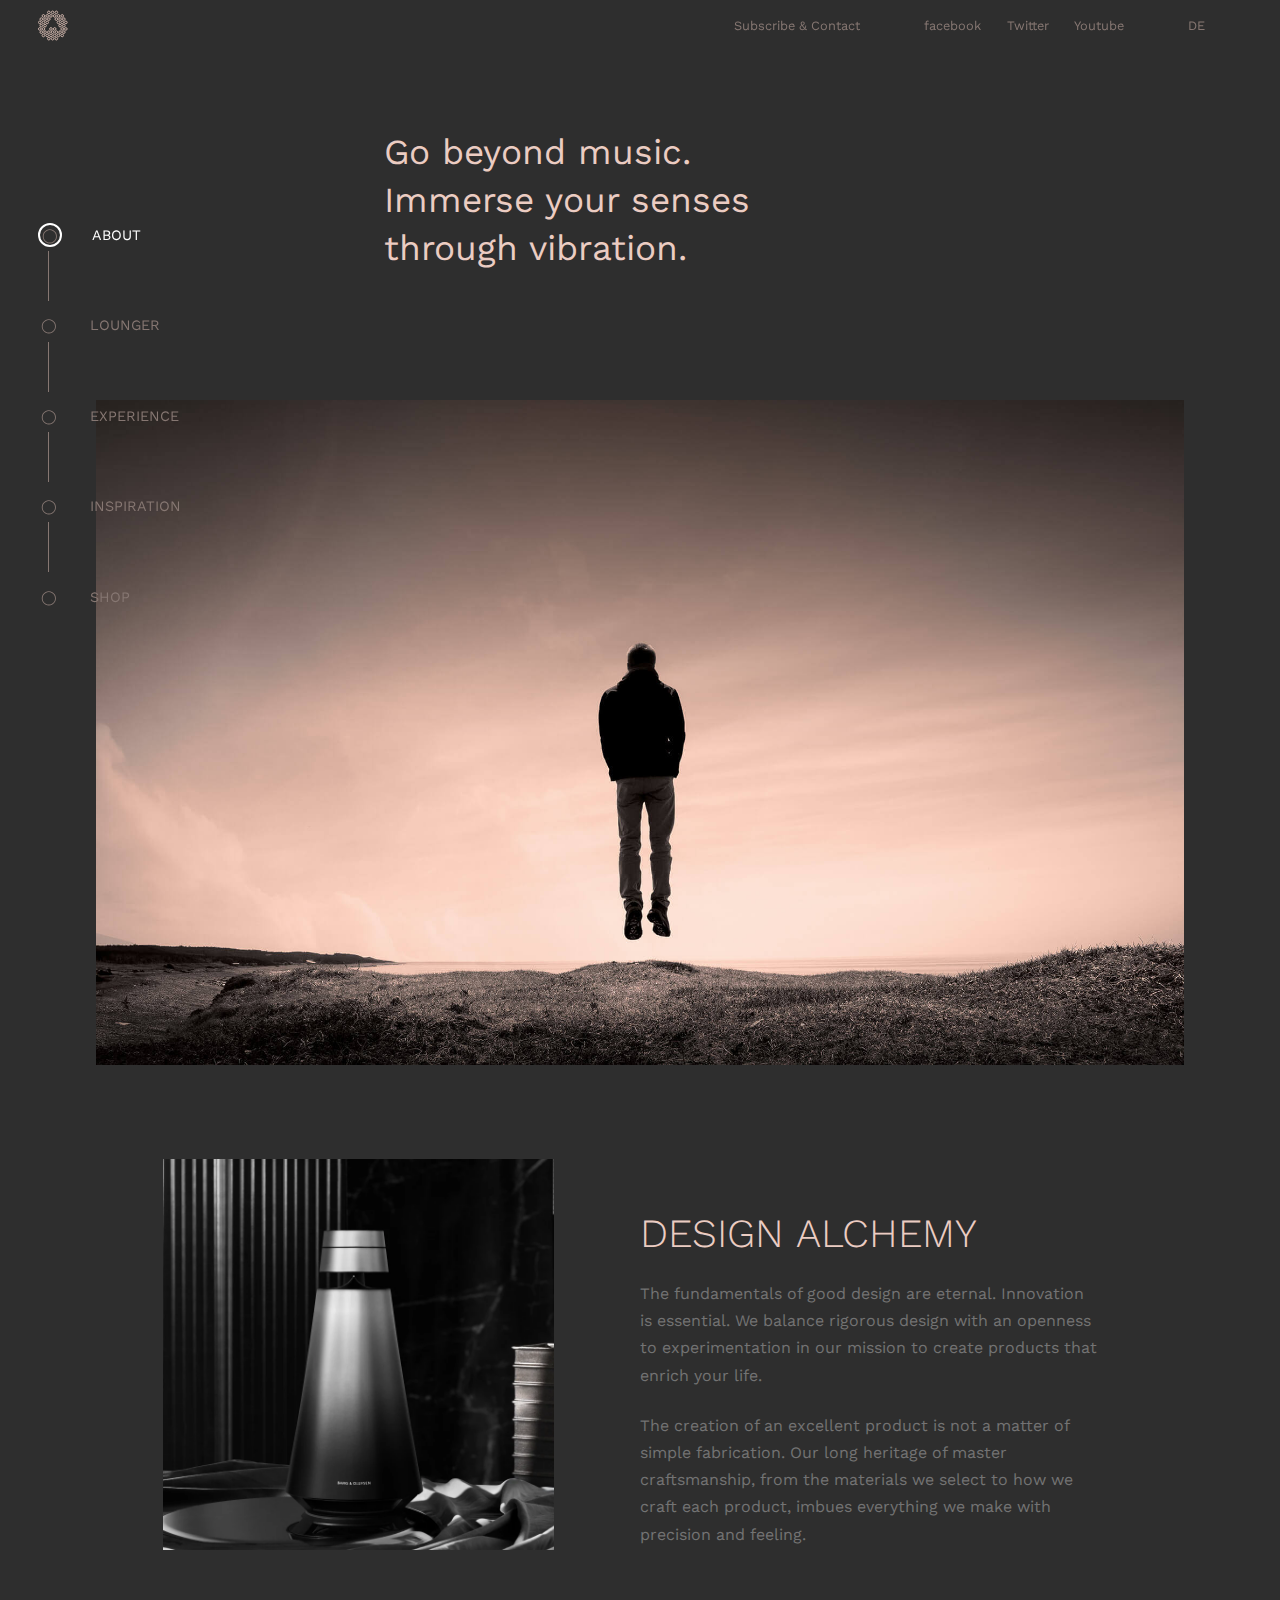
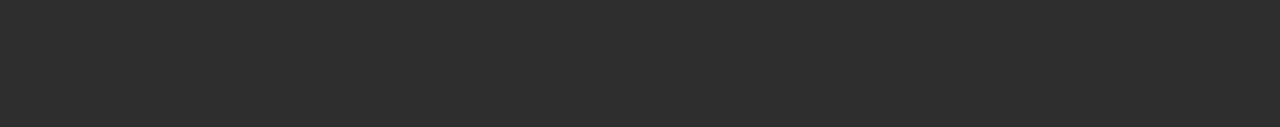
<file: index.html>
<!DOCTYPE html>
<html lang="en">
<head>
    <meta charset="UTF-8">
    <meta http-equiv="X-UA-Compatible" content="IE=edge">
    <meta name="viewport" content="width=device-width, initial-scale=1.0">
    <title>headphone-inspiration</title>
    <link rel="stylesheet" href="assets/css/style.css">
</head>
<body>
    <header>
        <nav>
            <img src="assets/img/logo.svg" alt="logo">
            <a href="subscribe&contact.html">Subscribe & Contact</a>
            <a href="#">facebook</a>
            <a href="#">Twitter</a>
            <a href="#">Youtube</a>
            <a href="#">DE</a>
        </nav>
        <p>Go beyond music. <span class="line-break"></span>Immerse your senses <span class="line-break"></span>through vibration.</p>
    </header>
    <main>
        <figure>
            <img src="assets/img/section-about-1.jpg" alt="">
        </figure>
        <aside>
            <a href="index.html">About</a>
            <div class="line"></div>
            <a href="lounger2.html">Lounger</a>
            <div class="line"></div>
            <a href="experience3.html">Experience</a>
            <div class="line"></div>
            <a href="inspiration4.html">Inspiration</a>
            <div class="line"></div>
            <a href="shop5.html">Shop</a>
        </aside>
        <section id="design-a">
            <figure>
                <img src="assets/img/BS1_NYC_Home.webp" alt="Design Alchemy">
            </figure>
            <article>
                <h1>DESIGN ALCHEMY </h1>
                <p>The fundamentals of good design are eternal. Innovation is essential. We balance rigorous design with an openness to experimentation in our mission to create products that enrich your life. <span id="span-block" class="line-break"></span> The creation of an excellent product is not a matter of simple fabrication. Our long heritage of master craftsmanship, from the materials we select to how we craft each product, imbues everything we make with precision and feeling.
                </p>
            </article>
        </section>
    </main>



    <script src="assets/js/main.js"></script>
</body>
</html>
</file>
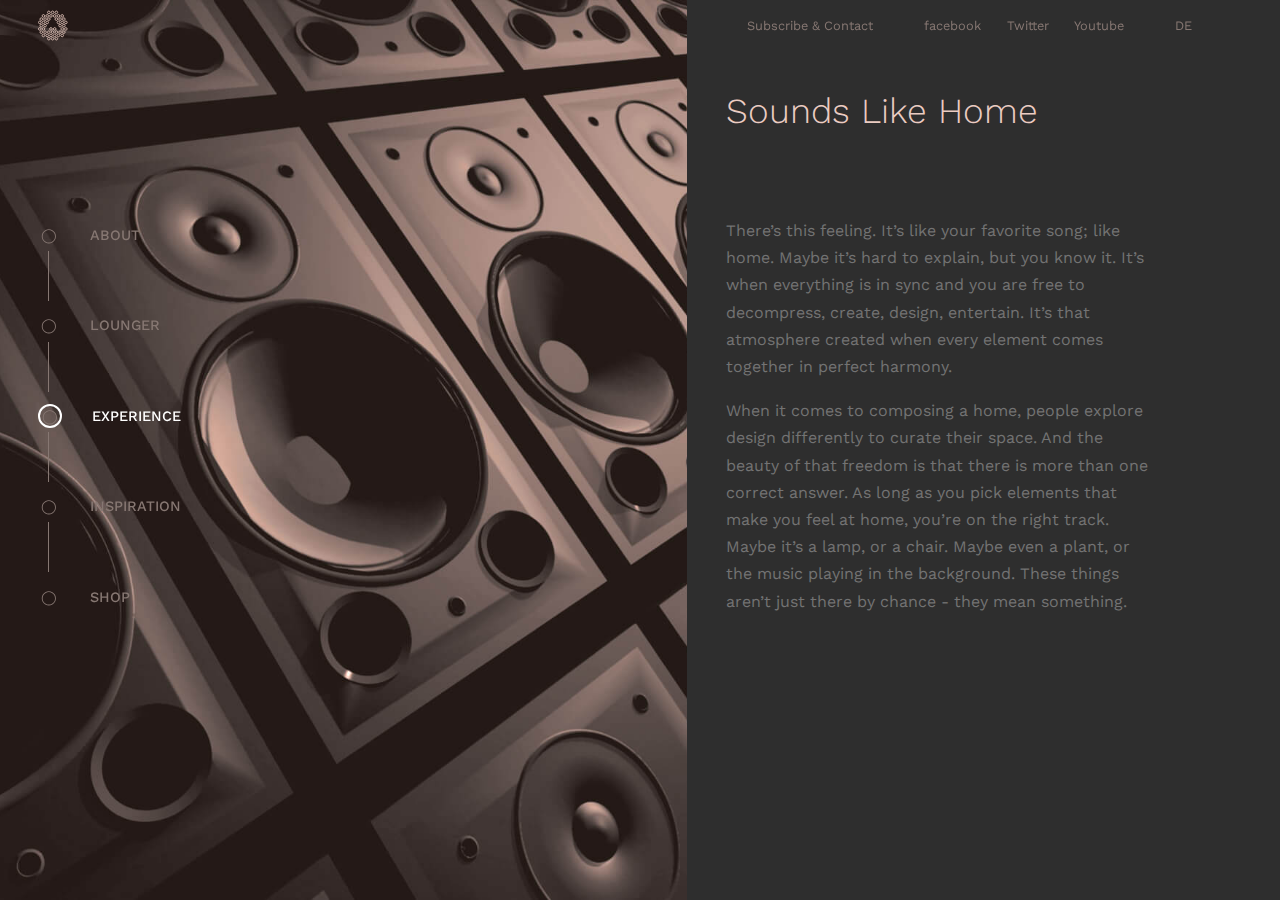
<file: experience3.html>
<!DOCTYPE html>
<html lang="en">
<head>
    <meta charset="UTF-8">
    <meta http-equiv="X-UA-Compatible" content="IE=edge">
    <meta name="viewport" content="width=device-width, initial-scale=1.0">
    <title>headphone-inspiration</title>
    <link rel="stylesheet" href="assets/css/style3.css">
</head>
<body>
    <header>
        <nav>
            <img src="assets/img/logo.svg" alt="logo">
            <a href="subscribe&contact.html">Subscribe & Contact</a>
            <a href="#">facebook</a>
            <a href="#">Twitter</a>
            <a href="#">Youtube</a>
            <a href="#">DE</a>
        </nav>
    </header>
    <main>
        <aside>
            <a href="index.html">About</a>
            <div class="line"></div>
            <a href="lounger2.html">Lounger</a>
            <div class="line"></div>
            <a href="experience3.html">Experience</a>
            <div class="line"></div>
            <a href="inspiration4.html">Inspiration</a>
            <div class="line"></div>
            <a href="shop5.html">Shop</a>
        </aside>
        <section id="experience">
            <div id="bild-experience"></div>
            <article>
                <h1>Sounds Like Home </h1>
                <p>There’s this feeling. It’s like your favorite song; like home. Maybe it’s hard to explain, but you know it. It’s when everything is in sync and you are free to decompress, create, design, entertain. It’s that atmosphere created when every element comes together in perfect harmony. <span class="line-break"></span> When it comes to composing a home, people explore design differently to curate their space. And the beauty of that freedom is that there is more than one correct answer. As long as you pick elements that make you feel at home, you’re on the right track. Maybe it’s a lamp, or a chair. Maybe even a plant, or the music playing in the background. These things aren’t just there by chance - they mean something.
                </p>
            </article>
        </section>
    </main>
   



    <script src="assets/js/main.js"></script>
</body>
</html>
</file>
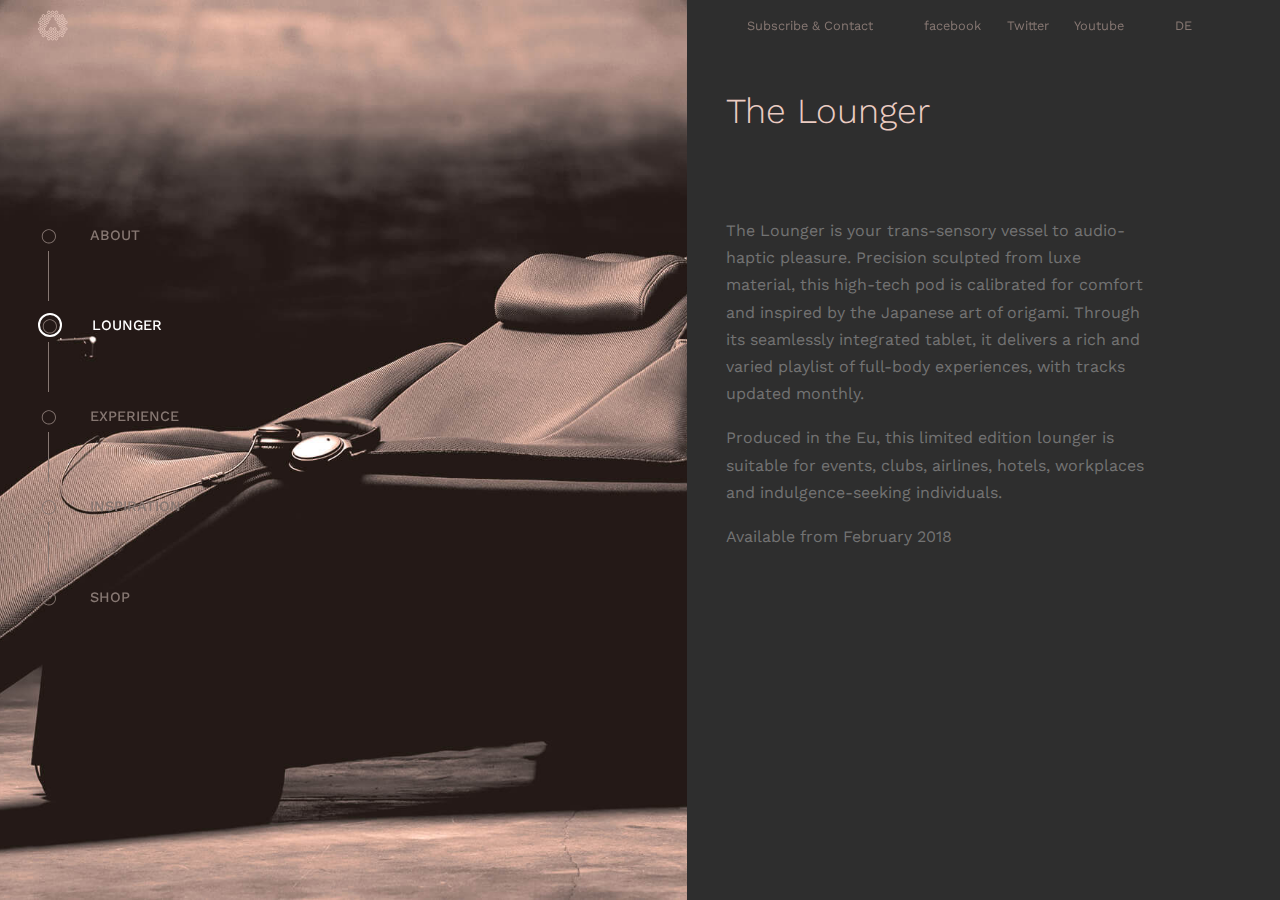
<file: lounger2.html>
<!DOCTYPE html>
<html lang="en">
<head>
    <meta charset="UTF-8">
    <meta http-equiv="X-UA-Compatible" content="IE=edge">
    <meta name="viewport" content="width=device-width, initial-scale=1.0">
    <title>headphone-inspiration</title>
    <link rel="stylesheet" href="assets/css/style2.css">
</head>
<body>
    <header>
        <nav>
            <img src="assets/img/logo.svg" alt="logo">
            <a href="subscribe&contact.html">Subscribe & Contact</a>
            <a href="#">facebook</a>
            <a href="#">Twitter</a>
            <a href="#">Youtube</a>
            <a href="#">DE</a>
        </nav>
    </header>
    <main>
        <aside>
            <a href="index.html">About</a>
            <div class="line"></div>
            <a href="lounger2.html">Lounger</a>
            <div class="line"></div>
            <a href="experience3.html">Experience</a>
            <div class="line"></div>
            <a href="inspiration4.html">Inspiration</a>
            <div class="line"></div>
            <a href="shop5.html">Shop</a>
        </aside>
        <section id="sessel">
            <div id="bild-sessel"></div>
            <article>
                <h1>The Lounger </h1>
                <p>The Lounger is your trans-sensory vessel to audio-haptic pleasure. Precision sculpted from luxe material, this high-tech pod is calibrated for comfort and inspired by the Japanese art of origami. Through its seamlessly integrated tablet, it delivers a rich and varied playlist of full-body experiences, with tracks updated monthly.  <span class="line-break"></span> Produced in the Eu, this limited edition lounger is suitable for events, clubs, airlines, hotels, workplaces and indulgence-seeking individuals. <span class="line-break"></span> Available from February 2018
                </p>
            </article>
        </section>
    </main>
   



    <script src="assets/js/main.js"></script>
</body>
</html>
</file>
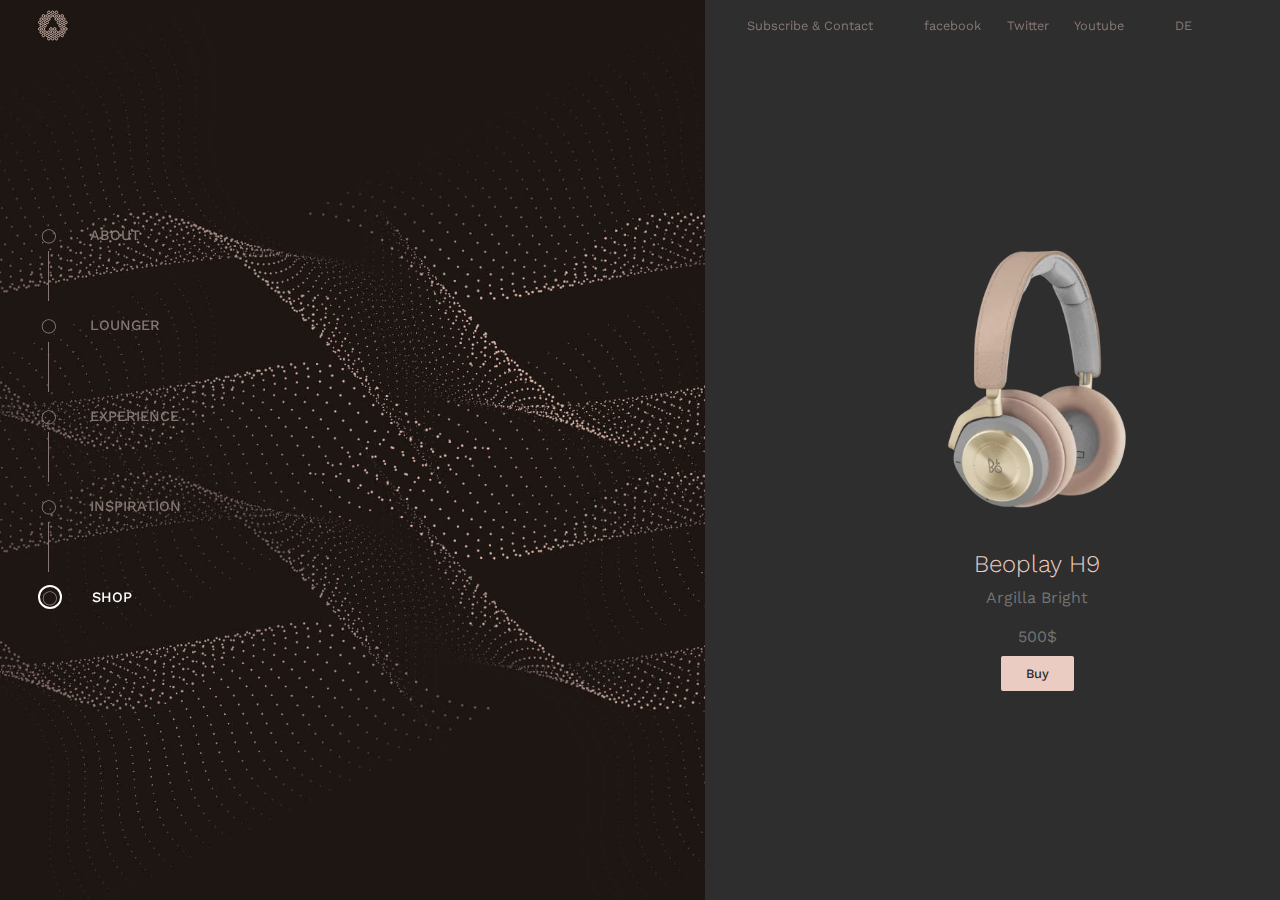
<file: shop5.html>
<!DOCTYPE html>
<html lang="en">
<head>
    <meta charset="UTF-8">
    <meta http-equiv="X-UA-Compatible" content="IE=edge">
    <meta name="viewport" content="width=device-width, initial-scale=1.0">
    <title>headphone-inspiration</title>
    <link rel="stylesheet" href="assets/css/style5.css">
</head>
<body>
    <header>
        <nav>
            <img src="assets/img/logo.svg" alt="logo">
            <a href="subscribe&contact.html">Subscribe & Contact</a>
            <a href="#">facebook</a>
            <a href="#">Twitter</a>
            <a href="#">Youtube</a>
            <a href="#">DE</a>
        </nav>
    </header>
    <main>
        <aside>
            <a href="index.html">About</a>
            <div class="line"></div>
            <a href="lounger2.html">Lounger</a>
            <div class="line"></div>
            <a href="experience3.html">Experience</a>
            <div class="line"></div>
            <a href="inspiration4.html">Inspiration</a>
            <div class="line"></div>
            <a href="shop5.html">Shop</a>
        </aside>
        <section id="composition">
            <div id="bild-composition"></div>
            <article>
                <img src="assets/img/h9-argilla-bright-hero-1000x1000.webp" alt="Beoplay">
                <h4>Beoplay H9</h4>
                <p>Argilla Bright</p>
                <p>500$</p>
                <a href="#">Buy</a>
            </article>
        </section>
    </main>
    <script src="assets/js/main.js"></script>
</body>
</html>
</file>
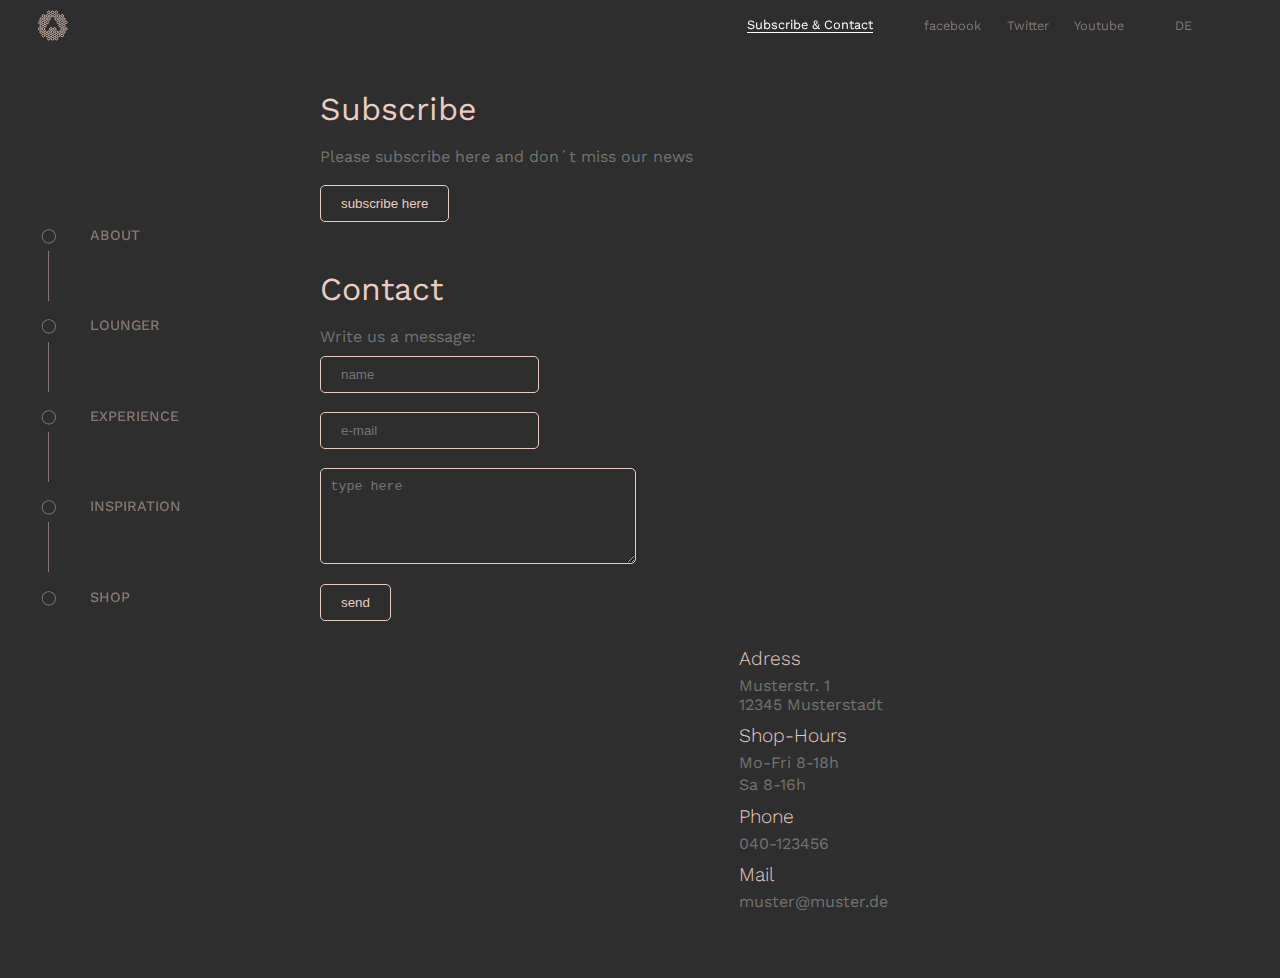
<file: subscribe&contact.html>
<!DOCTYPE html>
<html lang="en">
<head>
    <meta charset="UTF-8">
    <meta http-equiv="X-UA-Compatible" content="IE=edge">
    <meta name="viewport" content="width=device-width, initial-scale=1.0">
    <title>headphone-inspiration</title>
    <link rel="stylesheet" href="assets/css/style6.css">
</head>
<body>
    <header>
        <nav>
            <img src="assets/img/logo.svg" alt="logo">
            <a href="subscribe&contact.html">Subscribe & Contact</a>
            <a href="#">facebook</a>
            <a href="#">Twitter</a>
            <a href="#">Youtube</a>
            <a href="#">DE</a>
        </nav>
        <aside>
            <a href="index.html">About</a>
            <div class="line"></div>
            <a href="lounger2.html">Lounger</a>
            <div class="line"></div>
            <a href="experience3.html">Experience</a>
            <div class="line"></div>
            <a href="inspiration4.html">Inspiration</a>
            <div class="line"></div>
            <a href="shop5.html">Shop</a>
        </aside>
    </header>
    <main>
        <section id="subscribe" >
            <h1>Subscribe</h1>
            <p>Please subscribe here and don´t miss our news</p>
            <form action="#">
                <label for="subscribe"></label>
                <input type="button" value="subscribe here" onclick="on()">
            </form>
            <div id="overlay" >
            <form action="#">
                <h2>Please type here your name and e-mail:</h2>
                <input type="text" placeholder="name">
                <input type="email" name="" id="mail" placeholder="e-mail">
                <input type="button" value="send" id="send" onclick="off()">
            </form>
            </div>
        </section>
        <section id="contact">
            <h1>Contact</h1>
            <article id="message">
                <h2>Write us a message:</h2>
                <form action="#">
                    <input type="text" placeholder="name" id="name">
                    <input type="email" name="mail" id="mail" placeholder="e-mail">
                    <textarea name="text" id="text" cols="35" rows="5" placeholder="type here"></textarea>
                    <input type="button" value="send">
                </form>
            </article>
            <article id="map">
                <iframe src="https://www.google.com/maps/embed?pb=!1m18!1m12!1m3!1d2370.32371970085!2d9.939693751405153!3d53.55198846689095!2m3!1f0!2f0!3f0!3m2!1i1024!2i768!4f13.1!3m3!1m2!1s0x47b18f62b674340b%3A0x65c92b2e0a4569af!2sHiFi%20Klubben%20Altona%20Hamburg!5e0!3m2!1sde!2sde!4v1620998230196!5m2!1sde!2sde" width="400" height="270" style="border:0;" allowfullscreen="" loading="lazy"></iframe>
                <div id="adress">
                    <h5>Adress</h5>
                    <p>Musterstr. 1 <span class="line-break"></span>12345 Musterstadt</p>
                    <h5>Shop-Hours</h5>
                    <p>Mo-Fri 8-18h</p>
                    <p>Sa 8-16h</p>
                    <h5>Phone</h5>
                    <p>040-123456</p>
                    <h5>Mail</h5>
                    <p>muster@muster.de</p>
                </div>

            </article>
        </section>
    </main>

    <script src="assets/js/main.js"></script>
</body>
</html>
</file>
<file: assets/css/style.css>
@import url('https://fonts.googleapis.com/css2?family=Work+Sans:ital,wght@0,100;0,200;0,300;0,400;0,500;0,600;0,700;0,800;0,900;1,100;1,200;1,300;1,400;1,500;1,600;1,700;1,800;1,900&display=swap');

/* font-family: 'Work Sans', sans-serif;
Farben: #2e2e2e / #867772 / rgb(234, 204, 194) / #ebccc2 / #fff / rgb(115, 115, 115) */

* {
    margin: 0;
    padding: 0;
    box-sizing: border-box;
}
body {
    background: #2e2e2e;
    font-family: 'Work Sans', sans-serif;
}

/* --------------Header -------------------- */
header nav a {
    text-decoration: none;
    color: #867772;
    font-weight: 400;
    font-size: 0.8rem;
    margin-right: 2%;
}
header nav a:hover {
    border-bottom: 1px solid rgb(234, 204, 194);
    color: rgb(234, 204, 194);
    transition: 1s;
}
header nav a:nth-of-type(1) {
   margin-left: 52%;
   margin-right: 5%;
}
header nav a:nth-of-type(5) {
    margin-left: 3%;
}
header nav img {
    width: 30px;  
    margin-left: 3%;
}
header nav {
    display: flex;
    align-items: center;
    position: fixed;
    width: 100%;
    top: 10px;
}
header p {
    font-size: 2.2rem;
    color: #ebccc2;
    line-height: 3rem;
    width: 40%;
    margin: 10% 0 10% 30%;
}

/* -----------Main-------------------- */
main figure img {
    max-width: 85%;
    margin-left: 7.5%;
}

/* Aside */
main aside {
    position: fixed;
    top: 25%;
    left: 3%;
}
main aside a {
   text-decoration: none;
   color: #867772;
   font-size: 0.9rem;
   font-weight: 400;
   text-transform: uppercase;
}
main aside a:hover {
    color: #fff;
    transition: 1s;
}
main aside a:nth-of-type(1) {
    color: #fff;
}
main aside a::before {
    content: "";
    border: 1px solid transparent;
    border-radius: 45px;
    
    content: "\25EF";
    color: #867772;
    padding: 2px;
    margin-right: 30px;
}
main aside a:nth-of-type(1)::before {
    content: "";
    border: 2px solid #fff;
    border-radius: 45px;
    width: 20px;
    height: 20px;

    content: "\25EF";
    color: #867772;
    padding: 2px;
    margin-right: 30px;
}

.line {
    content: "";
    height: 50px;
    width: 1px;
    background: #867772;
    margin-left: 7%;
    margin-bottom: 10%;
    margin-top: 5%;
}
/* Aside Ende */

.line-break {
    display: block;
}
#design-a {
    display: flex;
    margin: 7% 10% 10%;
}
#design-a figure {
    width: 90%;
}
#design-a article {
    width: 90%;
    color: #ebccc2;
    margin: 5%;
}
#design-a article h1 {
    font-weight: 300;
    font-size: 2.5rem;
}
#design-a article p {
    color: rgb(115, 115, 115);
    margin-top: 5%;
    line-height: 1.7rem;
}
#span-block {
    padding-bottom: 5%;
}

/* ----- media queries----- */
@media screen and (max-width: 1200px) {
    #design-a article {
        margin: 0;
    }
    header nav a:nth-of-type(1) {
        margin-left: 40%;
     }
}

/* Tablet */
@media screen and (max-width: 768px) {
    header nav a:nth-of-type(1) {
       margin-left: 35%;
    }
    header p {
        font-size: 1.7rem;
        line-height: 2.2rem;
    }
    #design-a article h1 {
        font-size: 1.8rem;
    }
    #design-a {
        margin: 7% 4% 10%;
    }
    #design-a figure {
        width: 100%;
    }
    #design-a article {
        width: 100%;
        margin: 0;
    }
    #design-a article p {
        margin-top: 1%;
        line-height: 1.5rem;
    }
}

/* Mobile */
@media screen and (max-width: 576px) {
    header nav a {
        font-size: 0.5rem;
    }
    header nav a:nth-of-type(1) {
        margin-left: 10%;
     }
     header p {
         font-size: 1.2rem;
         line-height: 2rem;
         width: 70%;
     }
     #design-a article h1 {
         font-size: 1rem;
         margin-left: 5%;
     }
     #design-a {
         margin: 7% 4% 10%;
         display: flex;
         flex-direction: column-reverse;
     }
     #design-a figure {
        width: 85%;
    }
     #design-a article p {
         margin-top: 1%;
         font-size: 0.7rem;
         line-height: 1rem;
         width: 80%;
         margin-left: 5%;
         margin-bottom: 4%;
     }
     /* Aside */
    main aside {
        top: 15%;
    }   
    main aside a {
        font-size: 0.5rem;
        font-weight: 300;
    }
    main aside a::before {
        margin-right: 10px;
    }
    main aside a:nth-of-type(1)::before {
        margin-right: 10px;
    }
    .line {
        height: 20px;
        width: 1px;
    }
}
</file>
<file: assets/css/style3.css>
@import url('https://fonts.googleapis.com/css2?family=Work+Sans:ital,wght@0,100;0,200;0,300;0,400;0,500;0,600;0,700;0,800;0,900;1,100;1,200;1,300;1,400;1,500;1,600;1,700;1,800;1,900&display=swap');

/* font-family: 'Work Sans', sans-serif;
Farben: #2e2e2e / #867772 / rgb(234, 204, 194) / #ebccc2 / #fff / rgb(115, 115, 115) */

* {
    margin: 0;
    padding: 0;
    box-sizing: border-box;
}
body {
    background: #2e2e2e;
    font-family: 'Work Sans', sans-serif;
}

/* -------------Header---------------- */
header nav a {
    text-decoration: none;
    color: #867772;
    font-weight: 400;
    font-size: 0.8rem;
    margin-right: 2%;
}

header nav a:hover {
    border-bottom: 1px solid rgb(234, 204, 194);
    color: rgb(234, 204, 194);
    transition: 1s;
}
header nav a:nth-of-type(1) {
   margin-left: 53%;
   margin-right: 4%;
}
header nav a:nth-of-type(5) {
    margin-left: 2%;
}
header nav img {
    width: 30px;  
    margin-left: 3%;
}
header nav {
    display: flex;
    align-items: center;
    position: fixed;
    width: 100%;
    top: 10px;
}

/* ----------Main---------------------- */
/* Aside */
main aside {
    position: fixed;
    top: 25%;
    left: 3%;
}
main aside a {
   text-decoration: none;
   color: #867772;
   font-size: 0.9rem;
   font-weight: 500;
   text-transform: uppercase;
}
main aside a:hover {
    color: #fff;
    transition: 1s;
}
main aside a:nth-of-type(3) {
    color: #fff;
}
main aside a::before {
    content: "";
    border: 1px solid transparent;
    border-radius: 45px;
    
    content: "\25EF";
    color: #867772;
    padding: 2px;
    margin-right: 30px;
}
main aside a:nth-of-type(3)::before {
    content: "";
    border: 2px solid #fff;
    border-radius: 45px;
    width: 20px;
    height: 20px;

    content: "\25EF";
    color: #867772;
    padding: 2px;
    margin-right: 30px;
}

.line {
    content: "";
    height: 50px;
    width: 1px;
    background: #867772;
    margin-left: 7%;
    margin-bottom: 10%;
    margin-top: 5%;
}
/* Section */
#experience {
    display: flex;
    min-height: 100vh;
}
#bild-experience {
    width: 145%;
    background: url(../img/section-experience-1.jpg) center / cover no-repeat;
}
#experience article {
    width: 90%;
    margin-top: 7%;
    margin-right: 10%;
    margin-left: 3%;
}
#experience article h1 {
    color: #ebccc2;
    font-weight: 300;
    font-size: 2.2rem;
}

#experience article p {
    color: rgb(115, 115, 115);
    margin-top: 20%;
    line-height: 1.7rem;
}
#span-block {
    padding-bottom: 5%;
}
.line-break {
    display: block;
    padding-bottom: 4%;
}

/* ----- media queries----- */
@media screen and (max-width: 1200px) {
    header nav a:nth-of-type(1) {
        margin-left: 50%;
     }
}

/* Tablet */
@media screen and (max-width: 768px) {
    header nav a:nth-of-type(1) {
        margin-left: 40%;
     }
    #experience {
        display: flex;
        flex-direction: column;
        min-height: 100vh;
    }
    #experience article {
        width: 70%;
        margin-left: 25%;
        margin-bottom: 10%;
    }
    #experience article p {
        margin-top: 10%;
        line-height: 1.5rem;
    }
    #bild-experience {
        width: 100%;
        min-height: 80vh;
    }
}

/* Mobile */
@media screen and (max-width: 576px) {
    header nav a {
        font-weight: 300;
        font-size: 0.5rem;
    }
    header nav a:nth-of-type(1) {
       margin-left: 10%;
    }
    #bild-experience {
        min-height: 50vh;
    }
    #experience article h1 {
        font-size: 1.8rem;
    }
    #experience article p {
        margin-top: 10%;
        font-size: 0.7rem;
        line-height: 1rem;
    }
    
     /* Aside */
    main aside {
        top: 15%;
    }   
    main aside a {
        font-size: 0.5rem;
        font-weight: 300;
    }
    main aside a::before {
        margin-right: 10px;
    }
    main aside a:nth-of-type(3)::before {
        margin-right: 10px;
    }
    .line {
        height: 20px;
        width: 1px;
    }
}
</file>
<file: assets/css/style2.css>
@import url('https://fonts.googleapis.com/css2?family=Work+Sans:ital,wght@0,100;0,200;0,300;0,400;0,500;0,600;0,700;0,800;0,900;1,100;1,200;1,300;1,400;1,500;1,600;1,700;1,800;1,900&display=swap');

/* font-family: 'Work Sans', sans-serif;
Farben: #2e2e2e / #867772 / rgb(234, 204, 194) / #ebccc2 / #fff / rgb(115, 115, 115) */

* {
    margin: 0;
    padding: 0;
    box-sizing: border-box;
}
body {
    background: #2e2e2e;
    font-family: 'Work Sans', sans-serif;
}

/* -------------Header---------------- */
header nav a {
    text-decoration: none;
    color: #867772;
    font-weight: 400;
    font-size: 0.8rem;
    margin-right: 2%;
}
header nav a:hover {
    border-bottom: 1px solid rgb(234, 204, 194);
    color: rgb(234, 204, 194);
    transition: 1s;
}
header nav a:nth-of-type(1) {
   margin-left: 53%;
   margin-right: 4%;
}
header nav a:nth-of-type(5) {
    margin-left: 2%;
}
header nav img {
    width: 30px;  
    margin-left: 3%;
}
header nav {
    display: flex;
    align-items: center;
    position: fixed;
    width: 100%;
    top: 10px;
}
/* ----------Main---------------------- */
/* Aside */
main aside {
    position: fixed;
    top: 25%;
    left: 3%;
}
main aside a {
   text-decoration: none;
   color: #867772;
   font-size: 0.9rem;
   font-weight: 500;
   text-transform: uppercase;
}
main aside a:hover {
    color: #fff;
    transition: 1s;
}
main aside a:nth-of-type(2) {
    color: #fff;
}
main aside a::before {
    content: "";
    border: 1px solid transparent;
    border-radius: 45px;
    
    content: "\25EF";
    color: #867772;
    padding: 2px;
    margin-right: 30px;
}
main aside a:nth-of-type(2)::before {
    content: "";
    border: 2px solid #fff;
    border-radius: 45px;
    width: 20px;
    height: 20px;

    content: "\25EF";
    color: #867772;
    padding: 2px;
    margin-right: 30px;
}
.line {
    content: "";
    height: 50px;
    width: 1px;
    background: #867772;
    margin-left: 7%;
    margin-bottom: 10%;
    margin-top: 5%;
}
/* Section */
#sessel {
    display: flex;
    min-height: 100vh;
}
#bild-sessel {
    width: 145%;
    background: url(../img/section-voyager.jpg) center / cover no-repeat;
}
#sessel article {
    width: 90%;
    margin-top: 7%;
    margin-right: 10%;
    margin-left: 3%;
}
#sessel article h1 {
    color: #ebccc2;
    font-weight: 300;
    font-size: 2.2rem;
}
#sessel article p {
    color: rgb(115, 115, 115);
    margin-top: 20%;
    line-height: 1.7rem;
}
#span-block {
    padding-bottom: 5%;
}
.line-break {
    display: block;
    padding-bottom: 4%;
}

/* ----- media queries----- */
@media screen and (max-width: 1200px) {
    header nav a:nth-of-type(1) {
        margin-left: 50%;
     }
}

/* Tablet */
@media screen and (max-width: 768px) {
    header nav a:nth-of-type(1) {
        margin-left: 40%;
     }
    #sessel {
        display: flex;
        flex-direction: column;
        min-height: 100vh;
    }
    #sessel article {
        width: 70%;
        margin-left: 25%;
        margin-bottom: 10%;
    }
    #sessel article p {
        margin-top: 10%;
        line-height: 1.5rem;
    }
    #bild-sessel {
        width: 100%;
        min-height: 80vh;
    }
}

/* Mobile */
@media screen and (max-width: 576px) {
    header nav a {
        font-weight: 300;
        font-size: 0.5rem;
    }
    header nav a:nth-of-type(1) {
       margin-left: 10%;
    }
    #bild-sessel {
        min-height: 50vh;
    }
    #sessel article h1 {
        font-size: 1.8rem;
    }
    #sessel article p {
        margin-top: 10%;
        font-size: 0.7rem;
        line-height: 1rem;
    }
    #span-block {
        padding-bottom: 5%;
    }
     /* Aside */
    main aside {
        top: 15%;
    }   
    main aside a {
        font-size: 0.5rem;
        font-weight: 300;
    }
    main aside a::before {
        margin-right: 10px;
    }
    main aside a:nth-of-type(2)::before {
        margin-right: 10px;
    }
    .line {
        height: 20px;
        width: 1px;
    }
}
</file>
<file: assets/css/style5.css>
@import url('https://fonts.googleapis.com/css2?family=Work+Sans:ital,wght@0,100;0,200;0,300;0,400;0,500;0,600;0,700;0,800;0,900;1,100;1,200;1,300;1,400;1,500;1,600;1,700;1,800;1,900&display=swap');

/* font-family: 'Work Sans', sans-serif;
Farben: #2e2e2e / #867772 / rgb(234, 204, 194) / #ebccc2 / #fff / rgb(115, 115, 115) */

* {
    margin: 0;
    padding: 0;
    box-sizing: border-box;
}
body {
    background: #2e2e2e;
    font-family: 'Work Sans', sans-serif;
}

/* -------------Header---------------- */
header nav a {
    text-decoration: none;
    color: #867772;
    font-weight: 400;
    font-size: 0.8rem;
    margin-right: 2%;
}

header nav a:hover {
    border-bottom: 1px solid rgb(234, 204, 194);
    color: rgb(234, 204, 194);
    transition: 1s;
}
header nav a:nth-of-type(1) {
   margin-left: 53%;
   margin-right: 4%;
}
header nav a:nth-of-type(5) {
    margin-left: 2%;
}
header nav img {
    width: 30px;  
    margin-left: 3%;
}
header nav {
    display: flex;
    align-items: center;
    position: fixed;
    width: 100%;
    top: 10px;
}

/* ----------Main---------------------- */
/* Aside */
main aside {
    position: fixed;
    top: 25%;
    left: 3%;
}
main aside a {
   text-decoration: none;
   color: #867772;
   font-size: 0.9rem;
   font-weight: 500;
   text-transform: uppercase;
}
main aside a:hover {
    color: #fff;
    transition: 1s;
}
main aside a:nth-of-type(5) {
    color: #fff;
}
main aside a::before {
    content: "";
    border: 1px solid transparent;
    border-radius: 45px;
    
    content: "\25EF";
    color: #867772;
    padding: 2px;
    margin-right: 30px;
}
main aside a:nth-of-type(5)::before {
    content: "";
    border: 2px solid #fff;
    border-radius: 45px;
    width: 20px;
    height: 20px;

    content: "\25EF";
    color: #867772;
    padding: 2px;
    margin-right: 30px;
}

.line {
    content: "";
    height: 50px;
    width: 1px;
    background: #867772;
    margin-left: 7%;
    margin-bottom: 10%;
    margin-top: 5%;
}
/* Section */
#composition {
    display: flex;
    min-height: 100vh;
}
#bild-composition {
    width: 145%;
    background: url(../img/section-composition4.jpg) center / cover no-repeat;
}
#composition article {
    width: 100%;
    margin-left: 7%;
    display: flex;
    flex-direction: column;
    justify-content: center;
    align-items: center;
}
#composition article h4 {
    color: #ebccc2;
    font-weight: 300;
    font-size: 1.5rem;
}
#composition article img {
    width: 70%;
}
#composition article p {
    color: rgb(115, 115, 115);
    font-size: 1rem;
    margin: 10px auto;
}
#composition article a {
    text-decoration: none;
    background: #ebccc2;
    color: #2e2e2e;
    font-size: 0.8rem;
    font-weight: 500;
    padding: 10px 25px;
    border-radius: 2px;
}


/* ----- media queries----- */
@media screen and (max-width: 1200px) {
    header nav a:nth-of-type(1) {
        margin-left: 50%;
     }
}

/* Tablet */
@media screen and (max-width: 768px) {
    header nav a:nth-of-type(1) {
        margin-left: 40%;
     }
    #composition {
        display: flex;
        flex-direction: column;
        min-height: 100vh;
    }
    #composition article {
        width: 70%;
        margin-left: 25%;
        margin-bottom: 10%;
    }
    
    #composition article p {
        margin-top: 10%;
        line-height: 1.5rem;
    }
    #bild-composition {
        width: 100%;
        min-height: 80vh;
    }
}

/* Mobile */
@media screen and (max-width: 576px) {
    header nav a {
        font-weight: 300;
        font-size: 0.5rem;
    }
    header nav a:nth-of-type(1) {
       margin-left: 10%;
    }
    #bild-composition {
        min-height: 50vh;
    }
    #composition article img {
        width: 100%;
    }
     /* Aside */
    main aside {
        top: 15%;
    }   
    main aside a {
        font-size: 0.5rem;
        font-weight: 300;
    }
    main aside a::before {
        margin-right: 10px;
    }
    main aside a:nth-of-type(5)::before {
        margin-right: 10px;
    }
    .line {
        height: 20px;
        width: 1px;
    }
}
</file>
<file: assets/css/style6.css>
@import url('https://fonts.googleapis.com/css2?family=Work+Sans:ital,wght@0,100;0,200;0,300;0,400;0,500;0,600;0,700;0,800;0,900;1,100;1,200;1,300;1,400;1,500;1,600;1,700;1,800;1,900&display=swap');

/* font-family: 'Work Sans', sans-serif;
Farben: #2e2e2e / #867772 / rgb(234, 204, 194) / #ebccc2 / #fff / rgb(115, 115, 115) */

* {
    margin: 0;
    padding: 0;
    box-sizing: border-box;
}
body {
    background: #2e2e2e;
    font-family: 'Work Sans', sans-serif;
}

/* -------------Header---------------- */
header nav a {
    text-decoration: none;
    color: #867772;
    font-weight: 400;
    font-size: 0.8rem;
    margin-right: 2%;
}
header nav a:nth-of-type(1) {
    color: #fff;
    border-bottom: 1px solid #fff;
}
header nav a:hover {
    border-bottom: 1px solid rgb(234, 204, 194);
    color: rgb(234, 204, 194);
    transition: 1s;
}
header nav a:nth-of-type(1) {
   margin-left: 53%;
   margin-right: 4%;
}
header nav a:nth-of-type(5) {
    margin-left: 2%;
}
header nav img {
    width: 30px;  
    margin-left: 3%;
}
header nav {
    display: flex;
    align-items: center;
    position: fixed;
    width: 100%;
    top: 10px;
}
header nav figure {
    display: flex;
    justify-content: center;
    align-items: center;
}
/* Aside */
header aside {
    position: fixed;
    top: 25%;
    left: 3%;
}
header aside a {
   text-decoration: none;
   color: #867772;
   font-size: 0.9rem;
   font-weight: 500;
   text-transform: uppercase;
}
header aside a:hover {
    color: #fff;
    transition: 1s;
}

header aside a::before {
    content: "";
    border: 1px solid transparent;
    border-radius: 45px;
    
    content: "\25EF";
    color: #867772;
    padding: 2px;
    margin-right: 30px;
}
.line {
    content: "";
    height: 50px;
    width: 1px;
    background: #867772;
    margin-left: 7%;
    margin-bottom: 10%;
    margin-top: 5%;
}

/* --------------Main---------------- */

main {
    margin: 7% 0 5% 25%;
}
main h1 {
    color: #ebccc2;
    font-weight: 400;
    margin-bottom: 2%;
}
main p {
    color: rgb(115, 115, 115);
    margin-bottom: 2%;
}
main input {
    background: #2e2e2e;
    color: #ebccc2;
    padding: 10px 20px;
    border-radius: 5px;
    border: 1px solid #ebccc2;
    display: block;
    margin-bottom: 2%;
    outline-style: none;
}
main input:hover {
    background: #ebccc2;
    color: #2e2e2e;
    transition: 1s;
}

#contact {
    margin-top: 5%;
}
#text {
   margin-top: 1%;
}
#name {
    margin-top: 1%;
}
label {
    color: rgb(115, 115, 115);
    padding-bottom: 5%;
}
#message h2 {
    color: rgb(115, 115, 115);
    font-weight: 400;
    font-size: 1rem;
}
textarea {
    display: block;
    margin-bottom: 2%;
    border-style: none;
    border-radius: 5px;
    border: 1px solid #ebccc2;
    outline-style: none;
    background: #2e2e2e;
    color: rgb(115, 115, 115);
    padding: 1%;
}
#map {
    display: flex;
}
#adress {
    display: flex;
    flex-direction: column;
    margin-left: 2%;
}
#adress h5 {
    color: #ebccc2;
    font-size: 1.2rem;
    font-weight: 300;
    margin-bottom: 4%;
    margin-top: 5%;
}

#overlay {
    position: fixed;
    display: none;
    width: 30%;
    height: 40%;
    top: 15%;
    left: 30%;
    background: rgba(115, 115, 115,0.9);
    border-radius: 5px;
    z-index: 2;
    cursor: pointer;
  }
#overlay h2 {
    color: #ebccc2;
    font-weight: 300;
    font-size: 1.3rem;
    padding: 5% 3%;
    margin-left: 2%;
}
#overlay input {
    margin: 5%;
}
.line-break {
    display: block;
}


/* ----- media queries----- */
@media screen and (max-width: 1200px) {
    header nav a:nth-of-type(1) {
        margin-left: 30%;
     }
}

/* Tablet */
@media screen and (max-width: 768px) {
    header nav a:nth-of-type(1) {
        margin-left: 20%;
     }
     #contact {
         width: 50%;
     }
     #map {
        flex-direction: column;
        margin-top: 5%;
     }
}

/* Mobile */
@media screen and (max-width: 576px) {
    header nav a {
        font-weight: 300;
        font-size: 0.5rem;
    }
    header nav a:nth-of-type(1) {
       margin-left: 12%;
    }
   
     /* Aside */
    header aside {
        top: 15%;
    }   
    header aside a {
        font-size: 0.5rem;
        font-weight: 300;
    }
    header aside a::before {
        margin-right: 10px;
    }
    header aside a:nth-of-type(5)::before {
        margin-right: 10px;
    }
    .line {
        height: 20px;
        width: 1px;
    }
    #subscribe {
        margin-top: 15%;
    }
    #overlay {
        width: 50%;
        left: 15%;
      }
    #map iframe {
        width: 100;
    }
}
</file>
